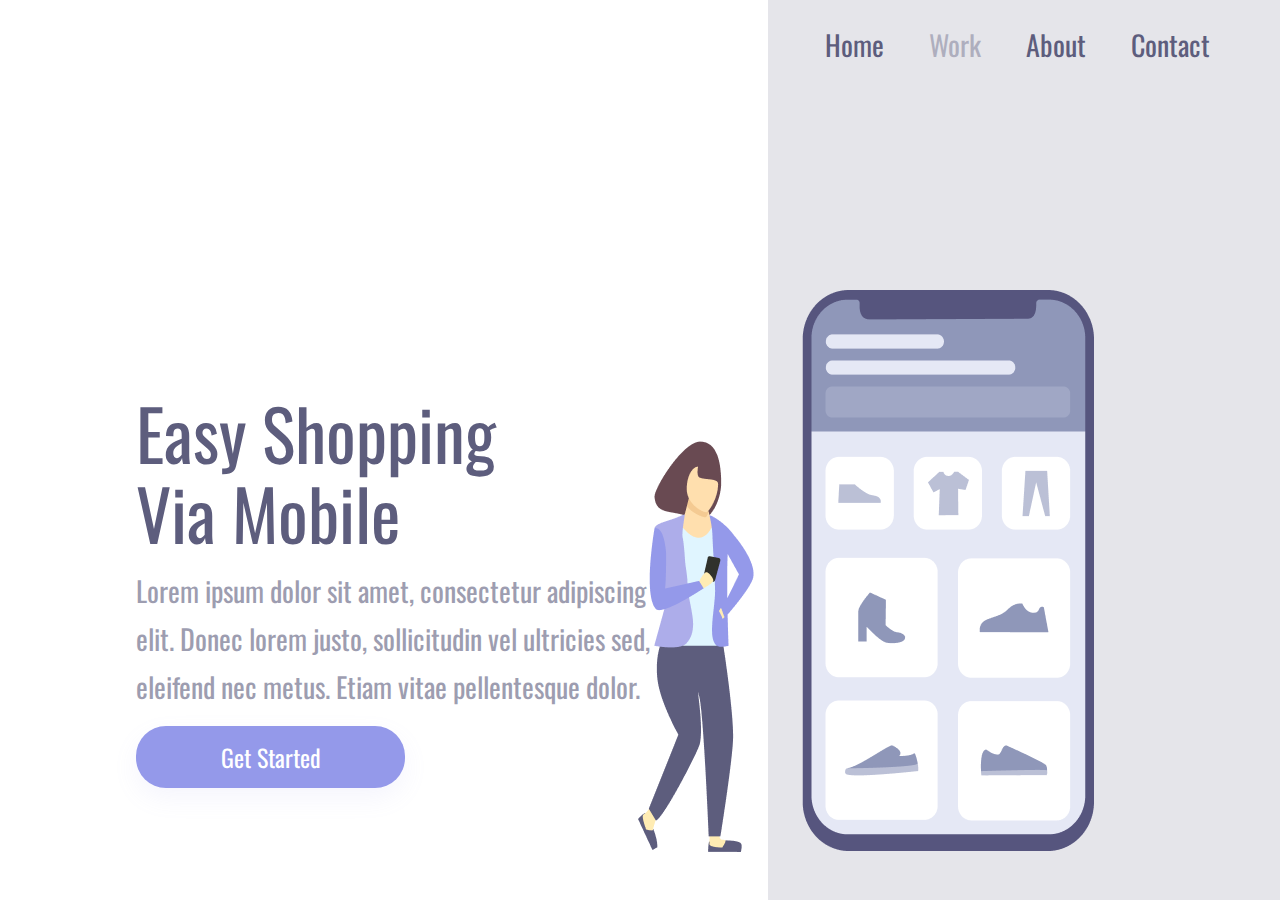
<file: Projeto Responsivo/index.html>
<!DOCTYPE html>
<html lang="en">

<head>
    <meta charset="UTF-8">
    <meta name="viewport" content="width=device-width, initial-scale=1.0">
    <title>Projeto Responsivo - CSS</title>
    <link rel="stylesheet" href="style.css">
    <link rel="preconnect" href="https://fonts.googleapis.com">
    <link rel="preconnect" href="https://fonts.gstatic.com" crossorigin>
    <link href="https://fonts.googleapis.com/css2?family=Oswald&display=swap" rel="stylesheet">
</head>

<body>
    <div class="wrapper">
        <section class="container-left">
            <h1>
                Easy Shopping
                Via Mobile
            </h1>


            <p>
                Lorem ipsum dolor sit amet, consectetur adipiscing
                elit. Donec lorem justo, sollicitudin vel ultricies sed,
                eleifend nec metus. Etiam vitae pellentesque dolor.
            </p>

            <button>
                Get Started
            </button>

        </section>

        <section class="container-right">
            <header>
                <a>Home</a>
                <a>Work</a>
                <a>About</a>
                <a>Contact</a>
            </header>
            <img alt="projeto responsivo" src="../img/projeto responsivo.png">
        </section>
    </div>

</body>

</html>
</file>
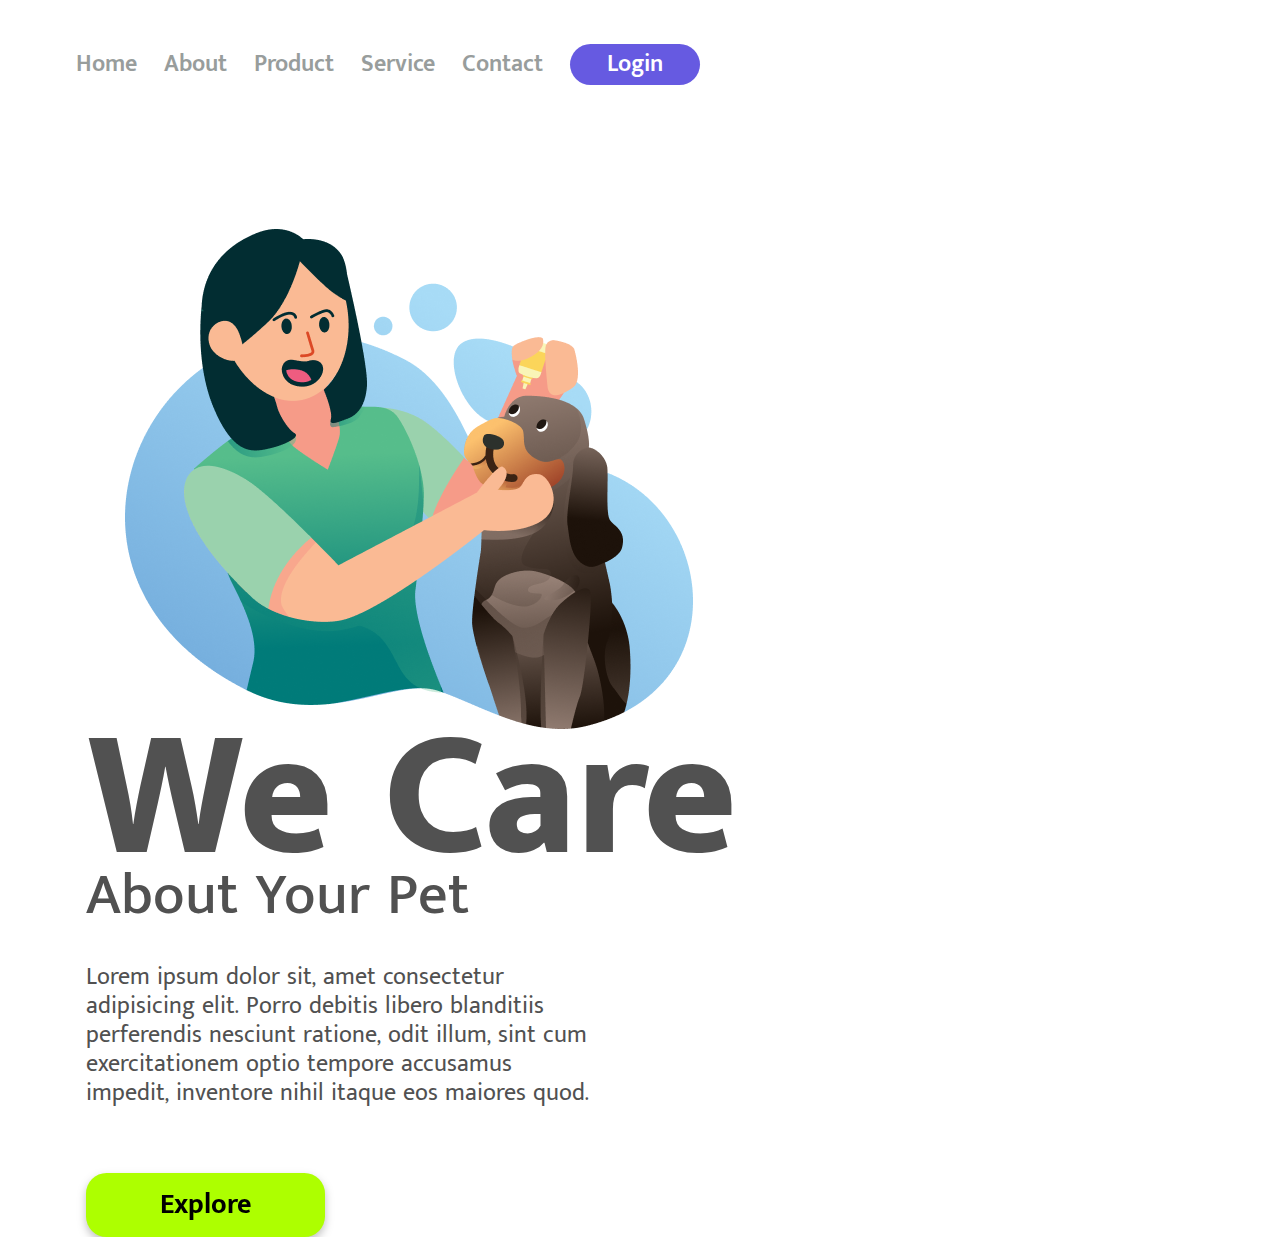
<file: we care/index.html>
<!DOCTYPE html>
<html lang="pt-br">

<head>
    <meta charset="UTF-8">
    <meta name="viewport" content="width=device-width, initial-scale=1.0">
    <title>We Care</title>
    <link rel="stylesheet" href="./style.css">
    <link rel="preconnect" href="https://fonts.googleapis.com">
    <link rel="preconnect" href="https://fonts.gstatic.com" crossorigin>
    <link
        href="https://fonts.googleapis.com/css2?family=Montserrat:wght@400;500;600;700;900&family=Mukta+Malar:wght@300;700&display=swap"
        rel="stylesheet">
</head>

<body>
    <header>
        <a class="link-header">Home</a>
        <a class="link-header">About</a>
        <a class="link-header">Product</a>
        <a class="link-header">Service</a>
        <a class="link-header">Contact</a>
        <button class="button-header">Login</button>
    </header>
    <main><img src="../img/we-care.png" alt="we-care-logo" class="logo-image">
        <section>
        <h1>We Care</h1>
        <h2>About Your Pet</h2>
        <p>Lorem ipsum dolor sit, amet consectetur adipisicing elit. Porro debitis libero blanditiis perferendis
            nesciunt ratione, odit illum, sint cum exercitationem optio tempore accusamus impedit, inventore nihil
            itaque eos maiores quod.</p>
        <button class="button-main">Explore</button>
    </section>
    </main>


</body>

</html>
</file>
<file: Projeto Responsivo/style.css>
* {
    margin: 0;
    padding: 0;
    box-sizing: border-box;
    font-family: 'Oswald', sans-serif;
}

.wrapper {
    height: 100vh;
    width: 100vw;
}


.container-left {
    display: inline-block;
    width: 60%;
    padding: 136px;
    margin-top: 20%;

}


.container-right {
    display: inline-block;
    background-color: rgba(93, 93, 125, 0.16);
    height: 100vh;
    width: 40%;
    position: absolute;

}

img {
    position: relative;
    top: 25%;
    right: 130px;
}

h1 {
    font-weight: 400;
    font-size: 70px;
    line-height: 80px;
    color: #5D5D7D;
    width: 368px;
}

p {
    font-weight: 400;
    font-size: 28px;
    line-height: 48px;
    color: #5D5D7D;
    opacity: 0.6;
    margin: 15px 0;
    width: 540px;
}

button {
    width: 269px;
    height: 62px;
    background: #9499EA;
    box-shadow: 0px 10px 24px rgba(148, 153, 234, 0.0979959);
    border: none;
    border-radius: 30px;

    font-size: 24px;
    line-height: 36px;
    color: #ffffff;
    cursor: pointer;
}

button:hover {
    opacity: .8;
}

button:active {
    opacity: .5;
}

a {
    font-size: 28px;
    line-height: 41px;
    color: #5D5D7D;
    margin-right: 41px;
    cursor: pointer;
}

a:nth-child(2) {
    opacity: 0.4;
}

a:hover {
    opacity: 0.4;
}

a:active {
    opacity: 0.8;
}

header {
    margin: 24px 0 0 57px;
}

@media screen and (max-width: 900px) {
    .container-left {
        width: 100%;
        height: 50%;
        padding: 0;
        margin: 0;

    }

    .container-right {
        display: block;
        height: auto;
        width: 100%;
        position: static;
        padding: 40px;

    }

    img {
        position: static;
        max-width: 90%;

    }

    header {
        display: none;

    }

   h1 {
    font-size: 36px;
    line-height: 52px;
    width: auto;
    margin: 58px 50px 0 50px;
    text-align: center;
   }


   p {
    margin: 15px 40px;
    width: auto;
    text-align: center;
    font-size: 14px;
    line-height: 24px;
   }

   button {
    margin: 0 auto;
    display: block;
   }
   
}

@media screen and (max-width: 330px) {
    .container-left {
        height: 70%;
    }
}
</file>
<file: we care/style.css>
* {
    font-family: 'Montserrat', sans-serif;
    font-family: 'Mukta Malar', sans-serif;
    margin: 0;
    padding: 0;
    box-sizing: border-box;
}

header {
    margin: 44px 0 144px 76px;
}

.link-header {
    font-weight: 600;
    font-size: 24px;
    line-height: 29px;
    color: #989D9C;
    cursor: pointer;
    margin-right: 23px;


}

.button-header {
    background: #665AE1;
    border-radius: 20.5px;
    width: 130px;
    height: 41px;
    border: none;
    font-weight: 600;
    font-size: 24px;
    line-height: 29px;
    color: #ffff;
    cursor: pointer;

}

.logo-image {
    width: 568px;
    height: 500px;
    margin-left: 125px;
    display: inline-block;
}

section {
    display: inline-block;
    margin-left: 86px;
}

h1 {
    font-weight: 900;
    font-size: 180px;
    line-height: 122px;
    color: #515151;
}

h2 {
    font-weight: 500;
    font-size: 58px;
    line-height: 71px;
    color: #515151; 
}

p {
    font-weight: 400;
    font-size: 24px;
    line-height: 29px;
    color: #515151;
    width: 515px;
    margin-top: 32px;
    margin-bottom: 65px;
}

.button-main {
    background: #ADFF00;
    border-radius: 20.5px;
    width: 239px;
    height: 64px;
    border: none;
    cursor: pointer;
    filter: drop-shadow(0px 4px 4px rgba(0, 0, 0, 0.25));
    font-weight: 700;
    font-size: 28px;
    line-height: 34px;
    color: #000000;
}
</file>
